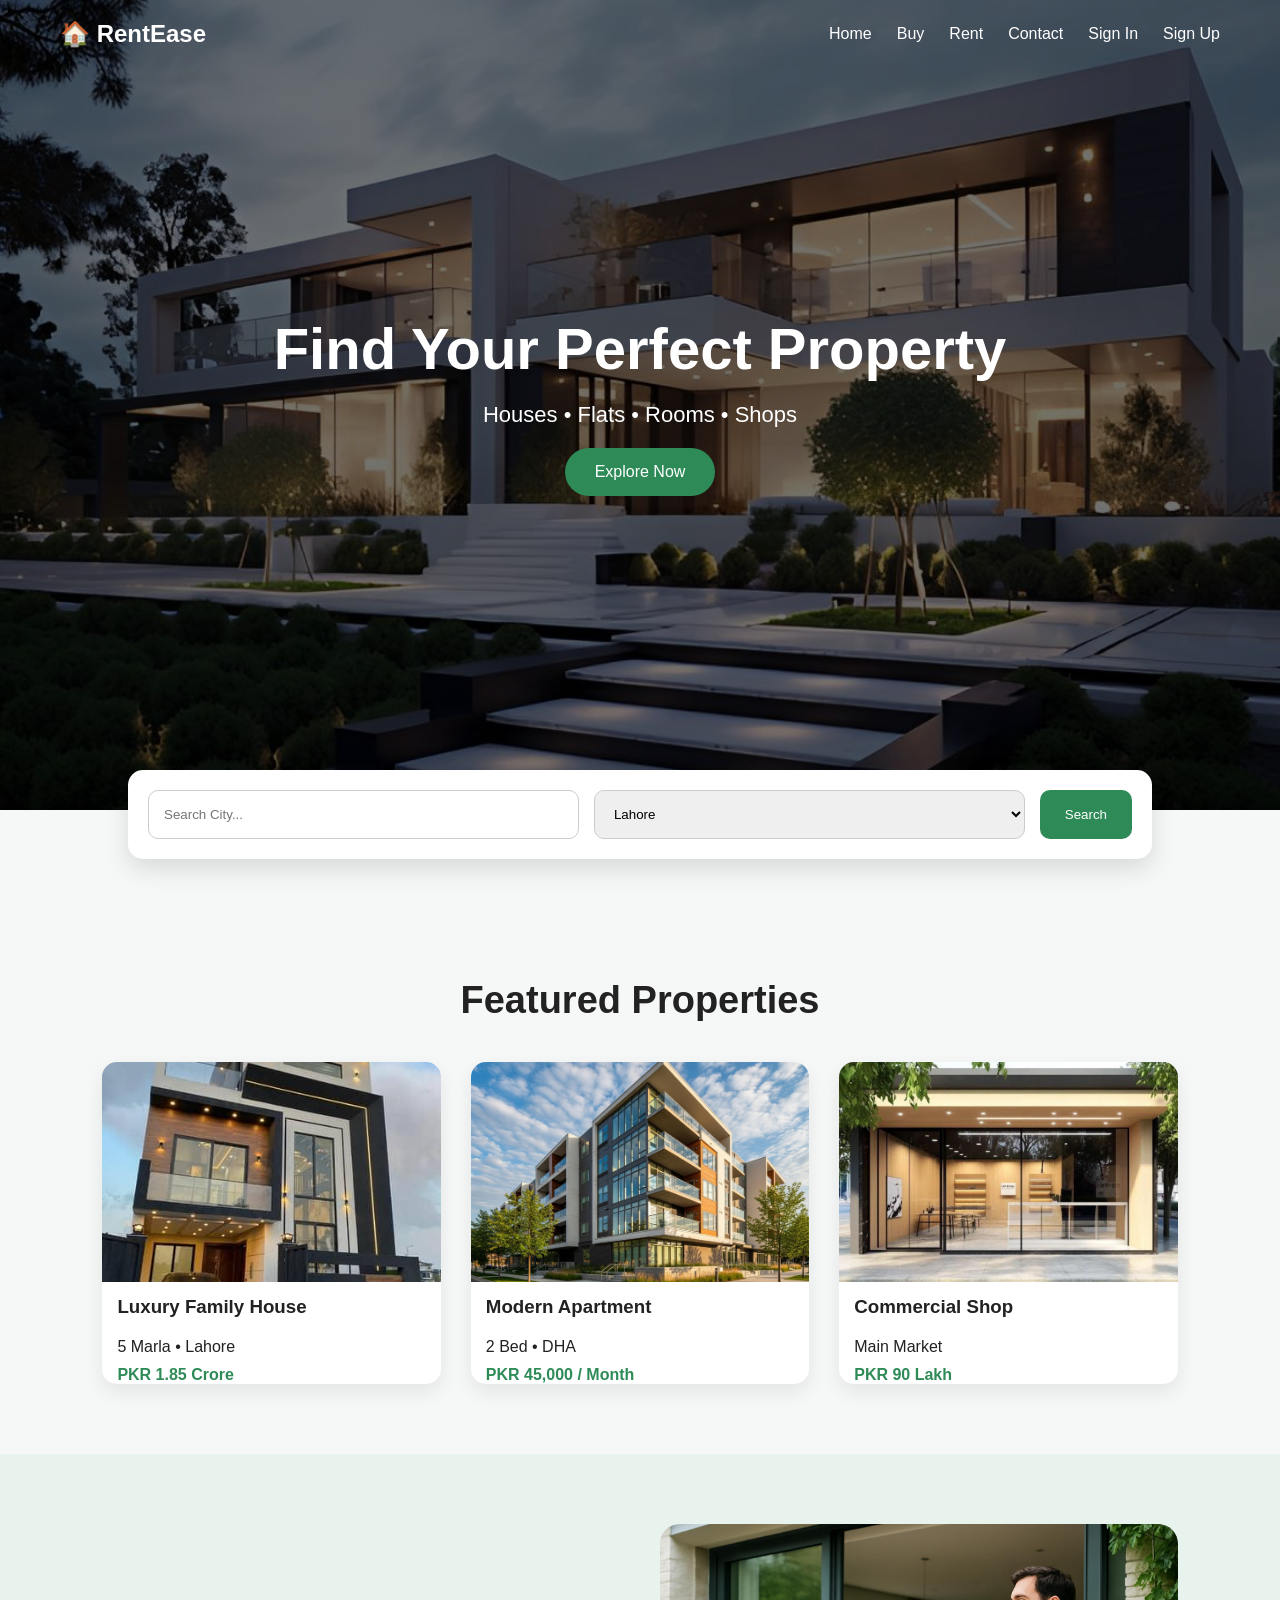
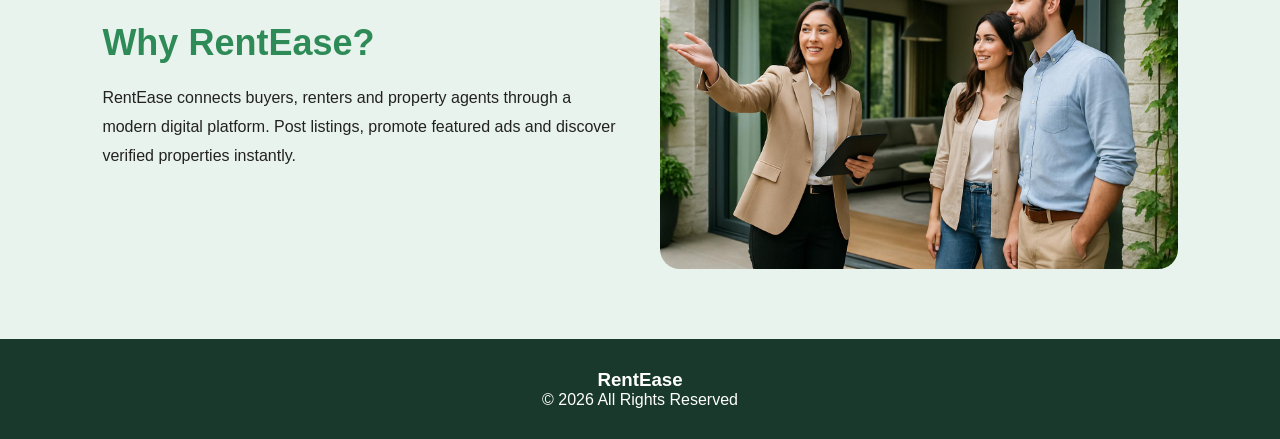
<file: index.html>
<!DOCTYPE html>
<html lang="en">
<head>
<meta charset="UTF-8">
<meta name="viewport" content="width=device-width, initial-scale=1.0">
<title>RentEase</title>
<link rel="stylesheet" href="style.css">
</head>

<body>

<nav class="navbar">
<h2>🏠 RentEase</h2>

<ul>
    <li><a href="index.html">Home</a></li>
    <li><a href="buy.html">Buy</a></li>
    <li><a href="rent.html">Rent</a></li>
    <li><a href="contact.html">Contact</a></li>
    <li><a href="signin.html">Sign In</a></li>
    <li><a href="signup.html">Sign Up</a></li>
</ul>

</nav>


<section class="hero">

<div class="overlay">
<h1>Find Your Perfect Property</h1>
<p>Houses • Flats • Rooms • Shops</p>
<a href="#" class="btn">Explore Now</a>
</div>

</section>

<section class="search">

<input type="text" placeholder="Search City...">

<select>
<option>Lahore</option>
<option>Multan</option>
<option>Islamabad</option>
</select>

<button>Search</button>

</section>

<section class="properties">

<h2>Featured Properties</h2>

<div class="cards">

<div class="card">
<img src="house1.jpg">
<h3>Luxury Family House</h3>
<p>5 Marla • Lahore</p>
<span>PKR 1.85 Crore</span>
</div>

<div class="card">
<img src="house2.jpg">
<h3>Modern Apartment</h3>
<p>2 Bed • DHA</p>
<span>PKR 45,000 / Month</span>
</div>

<div class="card">
<img src="shop.jpg">
<h3>Commercial Shop</h3>
<p>Main Market</p>
<span>PKR 90 Lakh</span>
</div>

</div>

</section>

<section class="about">

<div>
<h2>Why RentEase?</h2>
<p>
RentEase connects buyers, renters and property agents through a modern digital platform.
Post listings, promote featured ads and discover verified properties instantly.
</p>
</div>

<img src="agent.jpg">

</section>

<footer>

<h3>RentEase</h3>
<p>© 2026 All Rights Reserved</p>

</footer>

</body>
</html>
</file>
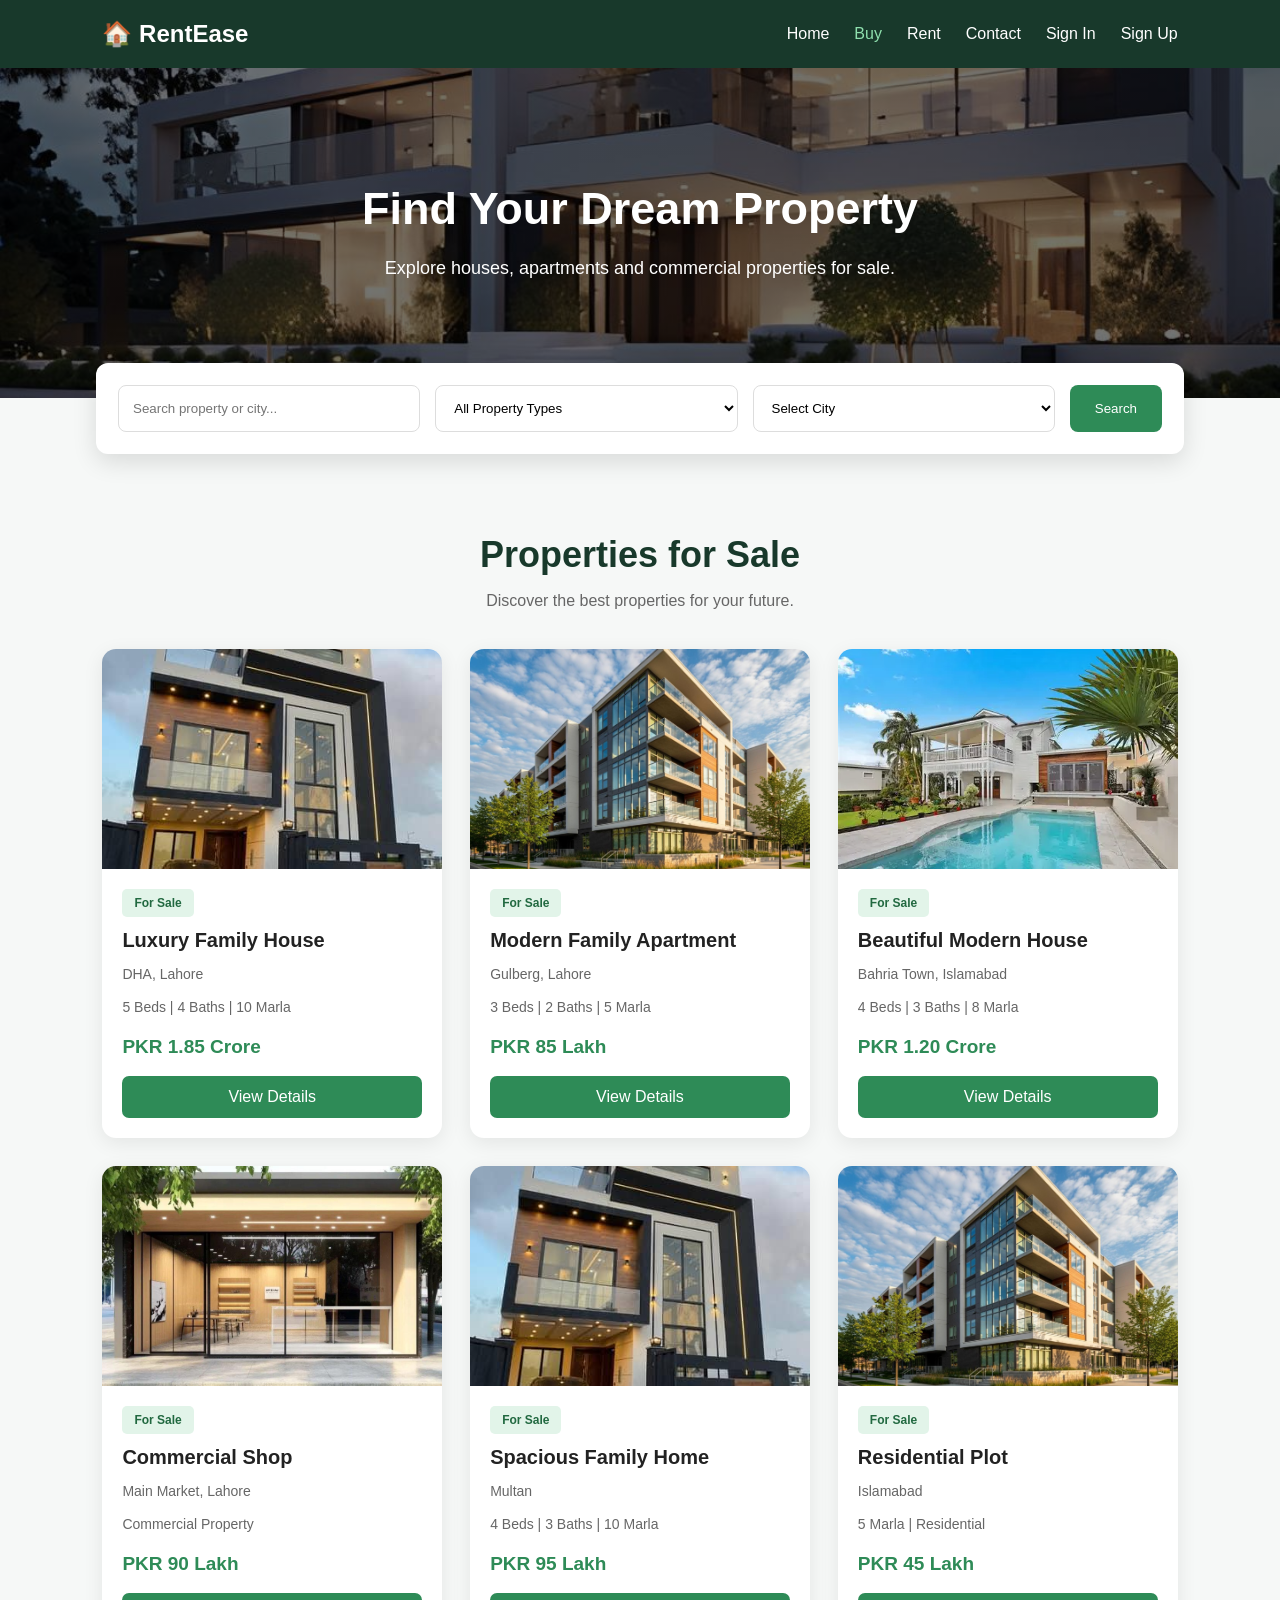
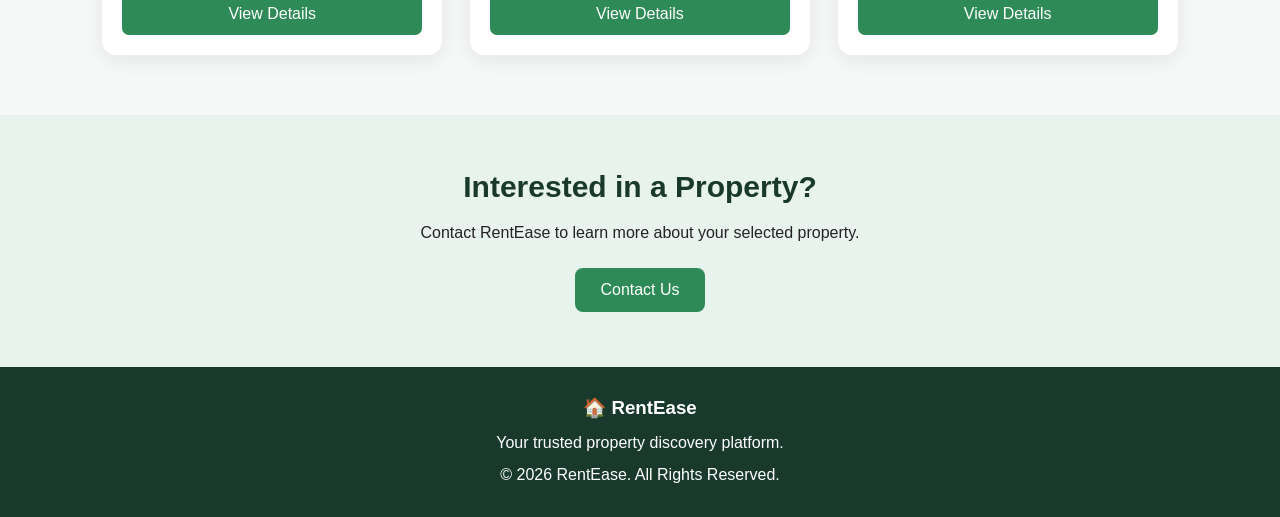
<file: buy.html>
<!DOCTYPE html>
<html lang="en">
<head>
<meta charset="UTF-8">
<meta name="viewport" content="width=device-width, initial-scale=1.0">

<title>Buy Properties | RentEase</title>

<link rel="stylesheet" href="buy.css">
</head>

<body>

<!-- Navigation Bar -->
<nav class="navbar">
    <h2>🏠 RentEase</h2>

   <ul>
    <li><a href="index.html">Home</a></li>
    <li><a href="buy.html" class="active">Buy</a></li>
    <li><a href="rent.html">Rent</a></li>
    <li><a href="contact.html">Contact</a></li>
    <li><a href="signin.html">Sign In</a></li>
    <li><a href="signup.html">Sign Up</a></li>
</ul>
</nav>

<!-- Page Header -->
<section class="page-header">
    <div class="header-overlay">
        <h1>Find Your Dream Property</h1>
        <p>Explore houses, apartments and commercial properties for sale.</p>
    </div>
</section>

<!-- Search Section -->
<section class="search-box">
    <input type="text" placeholder="Search property or city...">

    <select>
        <option value="">All Property Types</option>
        <option>House</option>
        <option>Apartment</option>
        <option>Commercial Shop</option>
        <option>Plot</option>
    </select>

    <select>
        <option value="">Select City</option>
        <option>Lahore</option>
        <option>Multan</option>
        <option>Islamabad</option>
    </select>

    <button type="button">Search</button>
</section>

<!-- Properties Section -->
<section class="properties">

    <div class="section-heading">
        <h2>Properties for Sale</h2>
        <p>Discover the best properties for your future.</p>
    </div>

    <div class="cards">

        <div class="card">
            <img src="house1.jpg" alt="Luxury family house">
            <div class="card-content">
                <span class="tag">For Sale</span>
                <h3>Luxury Family House</h3>
                <p> DHA, Lahore</p>
                <p> 5 Beds | 4 Baths | 10 Marla</p>
                <div class="price">PKR 1.85 Crore</div>
                <a href="#contact" class="details-btn">View Details</a>
            </div>
        </div>

        <div class="card">
            <img src="house2.jpg" alt="Modern apartment">
            <div class="card-content">
                <span class="tag">For Sale</span>
                <h3>Modern Family Apartment</h3>
                <p> Gulberg, Lahore</p>
                <p> 3 Beds |  2 Baths | 5 Marla</p>
                <div class="price">PKR 85 Lakh</div>
                <a href="#contact" class="details-btn">View Details</a>
            </div>
        </div>

        <div class="card">
            <img src="house3.jpg" alt="Beautiful modern house">
            <div class="card-content">
                <span class="tag">For Sale</span>
                <h3>Beautiful Modern House</h3>
                <p> Bahria Town, Islamabad</p>
                <p> 4 Beds |  3 Baths | 8 Marla</p>
                <div class="price">PKR 1.20 Crore</div>
                <a href="#contact" class="details-btn">View Details</a>
            </div>
        </div>

        <div class="card">
            <img src="shop.jpg" alt="Commercial shop">
            <div class="card-content">
                <span class="tag">For Sale</span>
                <h3>Commercial Shop</h3>
                <p> Main Market, Lahore</p>
                <p> Commercial Property</p>
                <div class="price">PKR 90 Lakh</div>
                <a href="#contact" class="details-btn">View Details</a>
            </div>
        </div>

        <div class="card">
            <img src="house1.jpg" alt="Family house in Multan">
            <div class="card-content">
                <span class="tag">For Sale</span>
                <h3>Spacious Family Home</h3>
                <p> Multan</p>
                <p> 4 Beds |  3 Baths | 10 Marla</p>
                <div class="price">PKR 95 Lakh</div>
                <a href="#contact" class="details-btn">View Details</a>
            </div>
        </div>

        <div class="card">
            <img src="house2.jpg" alt="Residential plot">
            <div class="card-content">
                <span class="tag">For Sale</span>
                <h3>Residential Plot</h3>
                <p> Islamabad</p>
                <p> 5 Marla | Residential</p>
                <div class="price">PKR 45 Lakh</div>
                <a href="#contact" class="details-btn">View Details</a>
            </div>
        </div>

    </div>
</section>

<!-- Contact Section -->
<section class="contact" id="contact">
    <h2>Interested in a Property?</h2>
    <p>Contact RentEase to learn more about your selected property.</p>
    <a href="mailto:info@rentease.example" class="contact-btn">
        Contact Us
    </a>
</section>

<!-- Footer -->
<footer>
    <h3>🏠 RentEase</h3>
    <p>Your trusted property discovery platform.</p>
    <p>© 2026 RentEase. All Rights Reserved.</p>
</footer>

</body>
</html>
</file>
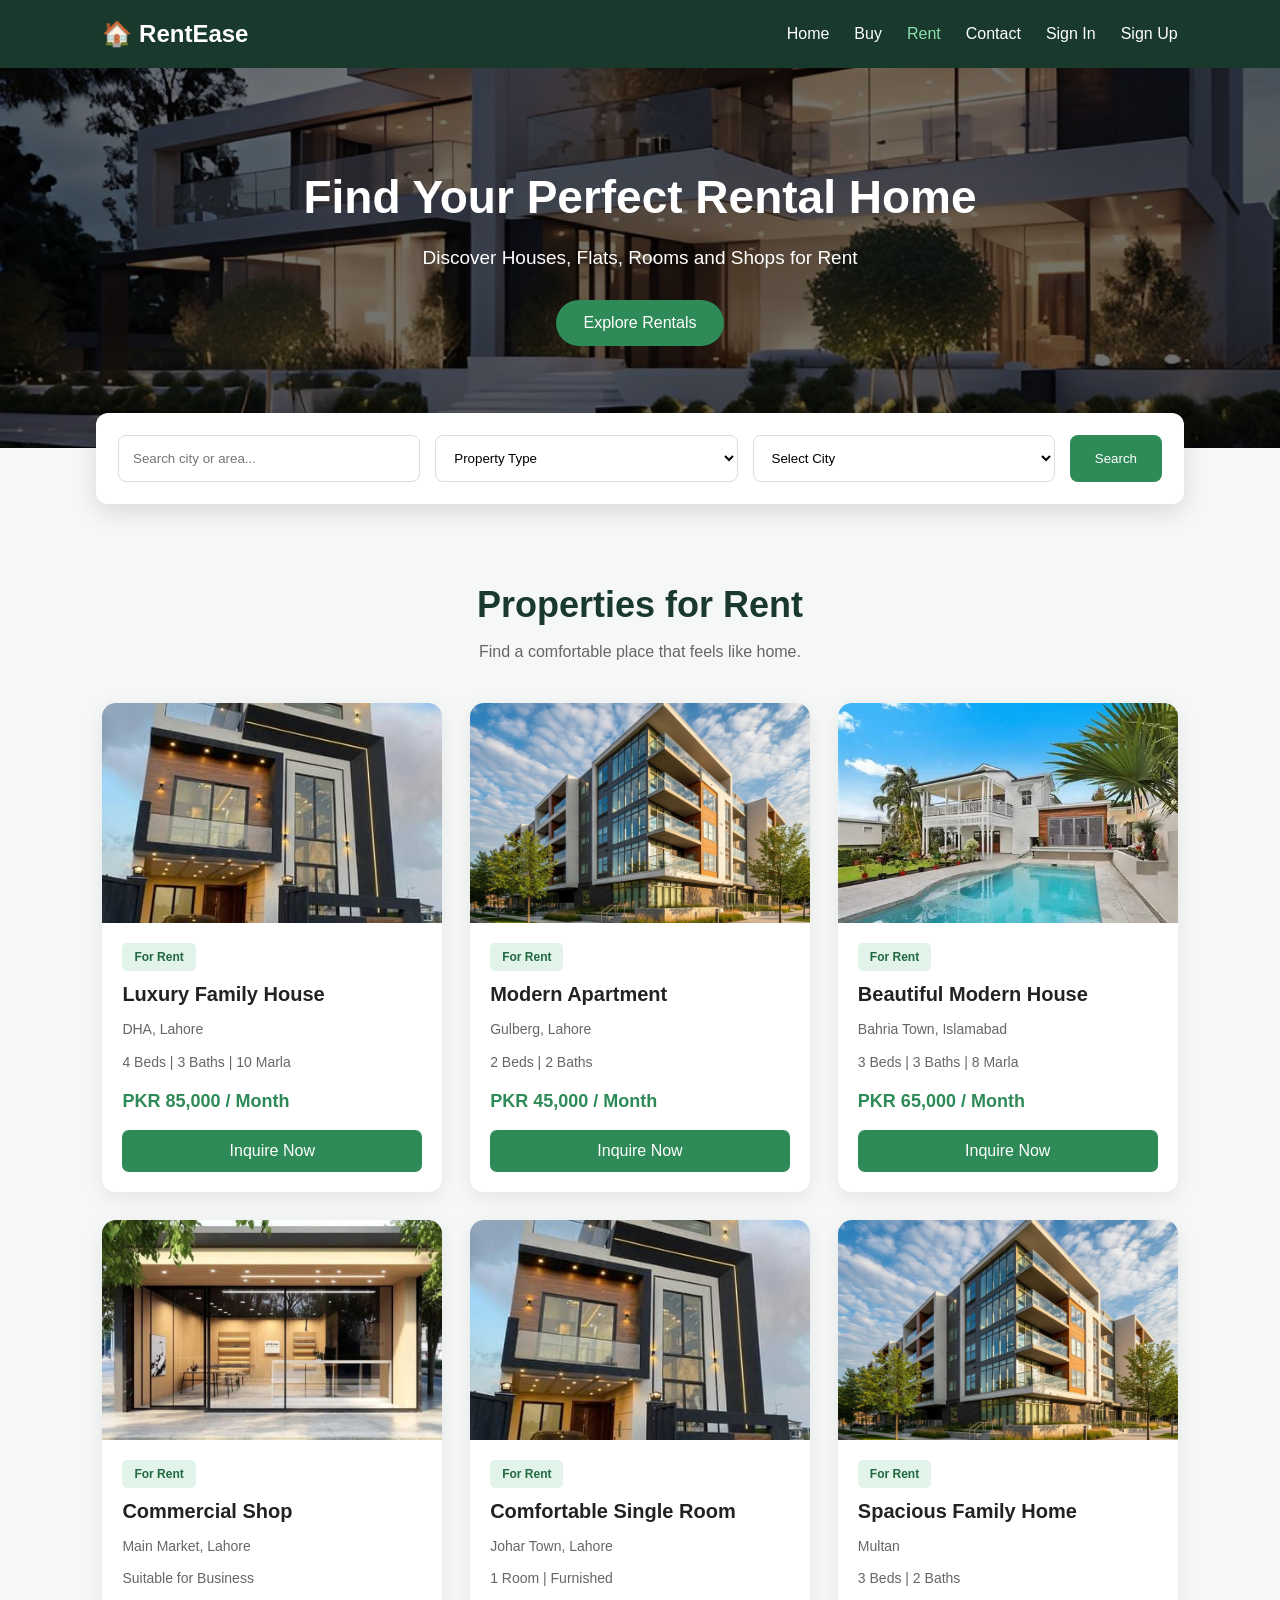
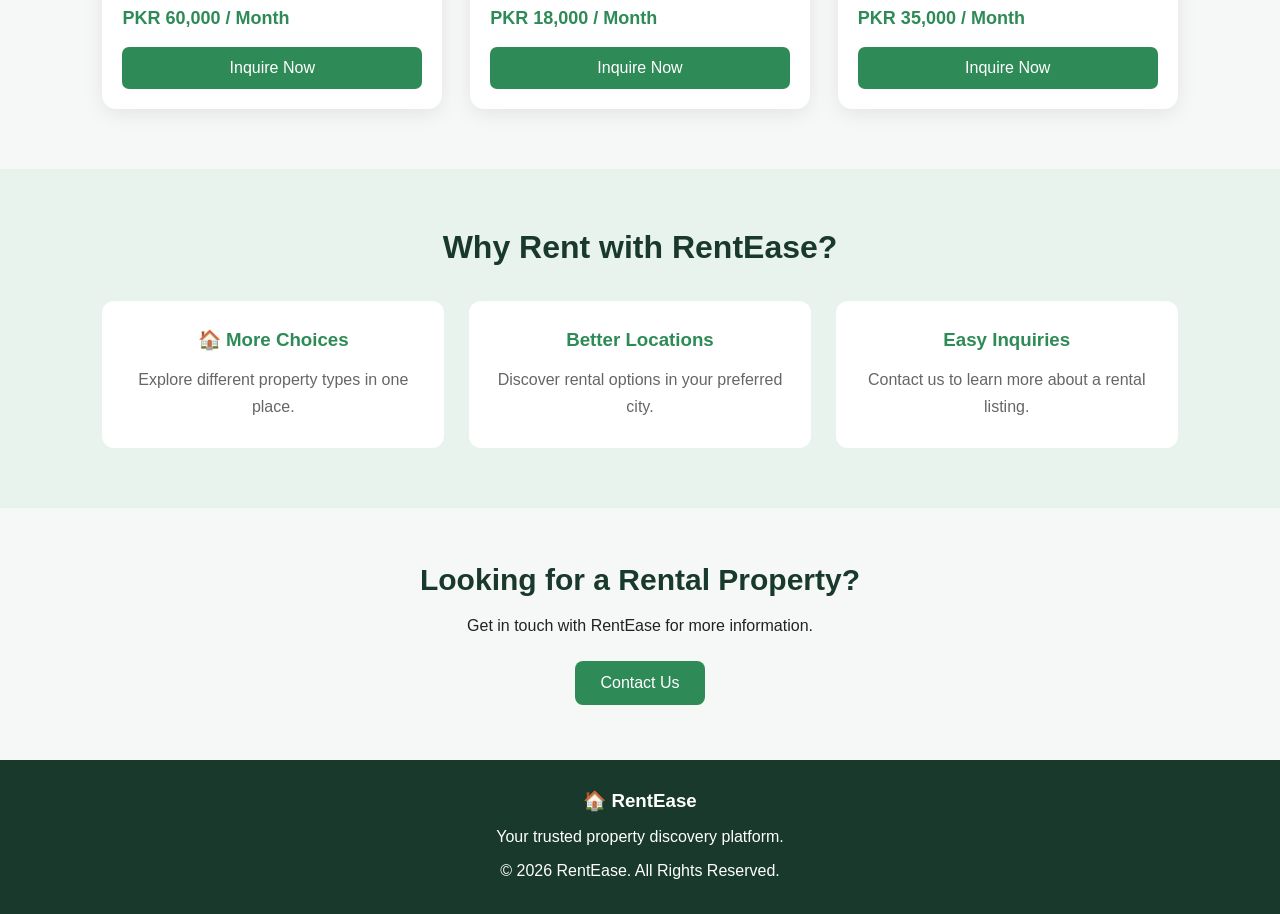
<file: rent.html>
<!DOCTYPE html>
<html lang="en">
<head>
    <meta charset="UTF-8">
    <meta name="viewport" content="width=device-width, initial-scale=1.0">

    <title>Rent Properties | RentEase</title>
    <link rel="stylesheet" href="rent.css">
</head>

<body>

<!-- Navigation Bar -->
<nav class="navbar">
    <h2>🏠 RentEase</h2>

    <ul>
    <li><a href="index.html">Home</a></li>
    <li><a href="buy.html">Buy</a></li>
    <li><a href="rent.html" class="active">Rent</a></li>
    <li><a href="contact.html">Contact</a></li>
    <li><a href="signin.html">Sign In</a></li>
    <li><a href="signup.html">Sign Up</a></li>
</ul>
</nav>

<!-- Hero Section -->
<section class="hero">
    <div class="overlay">
        <h1>Find Your Perfect Rental Home</h1>
        <p>Discover Houses, Flats, Rooms and Shops for Rent</p>
        <a href="#listings" class="btn">Explore Rentals</a>
    </div>
</section>

<!-- Search Section -->
<section class="search-box">
    <input type="text" placeholder="Search city or area...">

    <select>
        <option value="">Property Type</option>
        <option>House</option>
        <option>Apartment</option>
        <option>Room</option>
        <option>Commercial Shop</option>
    </select>

    <select>
        <option value="">Select City</option>
        <option>Lahore</option>
        <option>Multan</option>
        <option>Islamabad</option>
    </select>

    <button type="button">Search</button>
</section>

<!-- Rental Properties -->
<section class="properties" id="listings">

    <div class="section-heading">
        <h2>Properties for Rent</h2>
        <p>Find a comfortable place that feels like home.</p>
    </div>

    <div class="cards">

        <!-- Property 1 -->
        <div class="card">
            <img src="house1.jpg" alt="Family house for rent">

            <div class="card-content">
                <span class="tag">For Rent</span>
                <h3>Luxury Family House</h3>
                <p> DHA, Lahore</p>
                <p> 4 Beds |  3 Baths | 10 Marla</p>
                <div class="price">PKR 85,000 / Month</div>
                <a href="#contact" class="details-btn">Inquire Now</a>
            </div>
        </div>

        <!-- Property 2 -->
        <div class="card">
            <img src="house2.jpg" alt="Modern apartment for rent">

            <div class="card-content">
                <span class="tag">For Rent</span>
                <h3>Modern Apartment</h3>
                <p> Gulberg, Lahore</p>
                <p> 2 Beds |  2 Baths</p>
                <div class="price">PKR 45,000 / Month</div>
                <a href="#contact" class="details-btn">Inquire Now</a>
            </div>
        </div>

        <!-- Property 3 -->
        <div class="card">
            <img src="house3.jpg" alt="Beautiful modern house for rent">

            <div class="card-content">
                <span class="tag">For Rent</span>
                <h3>Beautiful Modern House</h3>
                <p> Bahria Town, Islamabad</p>
                <p> 3 Beds | 3 Baths | 8 Marla</p>
                <div class="price">PKR 65,000 / Month</div>
                <a href="#contact" class="details-btn">Inquire Now</a>
            </div>
        </div>

        <!-- Property 4 -->
        <div class="card">
            <img src="shop.jpg" alt="Commercial shop for rent">

            <div class="card-content">
                <span class="tag">For Rent</span>
                <h3>Commercial Shop</h3>
                <p> Main Market, Lahore</p>
                <p> Suitable for Business</p>
                <div class="price">PKR 60,000 / Month</div>
                <a href="#contact" class="details-btn">Inquire Now</a>
            </div>
        </div>

        <!-- Property 5 -->
        <div class="card">
            <img src="house1.jpg" alt="Comfortable room for rent">

            <div class="card-content">
                <span class="tag">For Rent</span>
                <h3>Comfortable Single Room</h3>
                <p> Johar Town, Lahore</p>
                <p> 1 Room | Furnished</p>
                <div class="price">PKR 18,000 / Month</div>
                <a href="#contact" class="details-btn">Inquire Now</a>
            </div>
        </div>

        <!-- Property 6 -->
        <div class="card">
            <img src="house2.jpg" alt="Family home for rent in Multan">

            <div class="card-content">
                <span class="tag">For Rent</span>
                <h3>Spacious Family Home</h3>
                <p> Multan</p>
                <p> 3 Beds |  2 Baths</p>
                <div class="price">PKR 35,000 / Month</div>
                <a href="#contact" class="details-btn">Inquire Now</a>
            </div>
        </div>

    </div>
</section>

<!-- Benefits Section -->
<section class="benefits">
    <h2>Why Rent with RentEase?</h2>

    <div class="benefit-container">
        <div class="benefit">
            <h3>🏠 More Choices</h3>
            <p>Explore different property types in one place.</p>
        </div>

        <div class="benefit">
            <h3> Better Locations</h3>
            <p>Discover rental options in your preferred city.</p>
        </div>

        <div class="benefit">
            <h3> Easy Inquiries</h3>
            <p>Contact us to learn more about a rental listing.</p>
        </div>
    </div>
</section>

<!-- Contact Section -->
<section class="contact" id="contact">
    <h2>Looking for a Rental Property?</h2>
    <p>Get in touch with RentEase for more information.</p>
    <a href="mailto:info@rentease.example" class="contact-btn">
        Contact Us
    </a>
</section>

<!-- Footer -->
<footer>
    <h3>🏠 RentEase</h3>
    <p>Your trusted property discovery platform.</p>
    <p>© 2026 RentEase. All Rights Reserved.</p>
</footer>

</body>
</html>
</file>
<file: style.css>
*{
margin:0;
padding:0;
box-sizing:border-box;
font-family:Arial,sans-serif;
}

body{
background:#F6F8F7;
color:#222;
}

.navbar{
position:absolute;
width:100%;
display:flex;
justify-content:space-between;
align-items:center;
padding:20px 60px;
z-index:10;
}

.navbar h2{
color:#fff;
}

.navbar ul{
display:flex;
list-style:none;
}

.navbar li{
margin-left:25px;
}

.navbar a{
color:white;
text-decoration:none;
}

.hero{
background:url(hero.jpg) center/cover;
height:90vh;
}

.overlay{
background:rgba(0,0,0,.55);
height:100%;
display:flex;
flex-direction:column;
justify-content:center;
align-items:center;
text-align:center;
color:white;
}

.overlay h1{
font-size:58px;
}

.overlay p{
font-size:22px;
margin:20px 0;
}

.btn{
background:#2E8B57;
color:white;
padding:15px 30px;
text-decoration:none;
border-radius:30px;
}

.search{
background:white;
width:80%;
margin:-40px auto 50px;
padding:20px;
display:flex;
gap:15px;
border-radius:15px;
box-shadow:0 10px 25px rgba(0,0,0,.12);
}

.search input,
.search select{
flex:1;
padding:15px;
border:1px solid #ccc;
border-radius:10px;
}

.search button{
padding:15px 25px;
background:#2E8B57;
color:white;
border:none;
border-radius:10px;
cursor:pointer;
}

.properties{
padding:70px 8%;
}

.properties h2{
text-align:center;
font-size:38px;
margin-bottom:40px;
}

.cards{
display:grid;
grid-template-columns:repeat(auto-fit,minmax(250px,1fr));
gap:30px;
}

.card{
background:white;
border-radius:15px;
overflow:hidden;
box-shadow:0 8px 20px rgba(0,0,0,.08);
transition:.3s;
}

.card:hover{
transform:translateY(-8px);
}

.card img{
width:100%;
height:220px;
object-fit:cover;
}

.card h3,
.card p,
.card span{
padding:10px 15px;
}

.card span{
color:#2E8B57;
font-weight:bold;
}

.about{
display:grid;
grid-template-columns:1fr 1fr;
gap:40px;
align-items:center;
padding:70px 8%;
background:#E9F3EE;
}

.about img{
width:100%;
border-radius:20px;
}

.about h2{
font-size:36px;
margin-bottom:20px;
color:#2E8B57;
}

.about p{
line-height:1.8;
}

footer{
background:#18392B;
color:white;
text-align:center;
padding:30px;
}

@media(max-width:768px){

.navbar{
flex-direction:column;
padding:20px;
}

.search{
flex-direction:column;
width:90%;
}

.about{
grid-template-columns:1fr;
text-align:center;
}

.overlay h1{
font-size:36px;
}

}
</file>
<file: buy.css>
* {
    margin: 0;
    padding: 0;
    box-sizing: border-box;
    font-family: Arial, sans-serif;
}

body {
    background: #F6F8F7;
    color: #222;
}

/* Navigation Bar */
.navbar {
    background: #18392B;
    display: flex;
    justify-content: space-between;
    align-items: center;
    padding: 20px 8%;
}

.navbar h2 {
    color: white;
}

.navbar ul {
    display: flex;
    list-style: none;
    gap: 25px;
}

.navbar a {
    color: white;
    text-decoration: none;
    font-size: 16px;
}

.navbar a:hover,
.navbar a.active {
    color: #8FE0AE;
}

/* Page Header */
.page-header {
    background:
        linear-gradient(rgba(0, 0, 0, 0.55),
        rgba(0, 0, 0, 0.55)),
        url("hero.jpg") center/cover no-repeat;
    min-height: 330px;
    display: flex;
    align-items: center;
    justify-content: center;
    text-align: center;
    color: white;
    padding: 40px 20px;
}

.header-overlay h1 {
    font-size: 45px;
    margin-bottom: 18px;
}

.header-overlay p {
    font-size: 18px;
    line-height: 1.7;
}

/* Search Box */
.search-box {
    width: 85%;
    margin: -35px auto 20px;
    background: white;
    padding: 22px;
    display: flex;
    gap: 15px;
    border-radius: 12px;
    box-shadow: 0 8px 25px rgba(0, 0, 0, 0.12);
    position: relative;
}

.search-box input,
.search-box select {
    flex: 1;
    min-width: 0;
    padding: 14px;
    border: 1px solid #ddd;
    border-radius: 8px;
    background: white;
}

.search-box button {
    padding: 14px 25px;
    border: none;
    border-radius: 8px;
    background: #2E8B57;
    color: white;
    cursor: pointer;
}

.search-box button:hover {
    background: #216940;
}

/* Property Listings */
.properties {
    padding: 60px 8%;
}

.section-heading {
    text-align: center;
    margin-bottom: 35px;
}

.section-heading h2 {
    color: #18392B;
    font-size: 36px;
    margin-bottom: 12px;
}

.section-heading p {
    color: #666;
    line-height: 1.6;
}

/* Property Cards */
.cards {
    display: grid;
    grid-template-columns: repeat(3, minmax(0, 1fr));
    gap: 28px;
}

.card {
    background: white;
    border-radius: 14px;
    overflow: hidden;
    box-shadow: 0 5px 20px rgba(0, 0, 0, 0.08);
    transition: transform 0.3s ease;
}

.card:hover {
    transform: translateY(-6px);
}

.card img {
    width: 100%;
    height: 220px;
    object-fit: cover;
    display: block;
}

.card-content {
    padding: 20px;
}

.tag {
    display: inline-block;
    background: #E2F4E9;
    color: #216940;
    padding: 7px 12px;
    border-radius: 5px;
    font-size: 12px;
    font-weight: bold;
    margin-bottom: 12px;
}

.card h3 {
    font-size: 20px;
    margin-bottom: 12px;
}

.card p {
    color: #666;
    font-size: 14px;
    margin-bottom: 12px;
    line-height: 1.5;
}

.price {
    color: #2E8B57;
    font-size: 19px;
    font-weight: bold;
    margin: 18px 0;
}

.details-btn {
    display: block;
    background: #2E8B57;
    color: white;
    text-decoration: none;
    text-align: center;
    padding: 12px;
    border-radius: 7px;
}

.details-btn:hover {
    background: #18392B;
}

/* Contact Section */
.contact {
    background: #E9F3EE;
    padding: 55px 20px;
    text-align: center;
}

.contact h2 {
    color: #18392B;
    font-size: 30px;
    margin-bottom: 15px;
}

.contact p {
    line-height: 1.7;
    margin-bottom: 22px;
}

.contact-btn {
    display: inline-block;
    background: #2E8B57;
    color: white;
    padding: 13px 25px;
    text-decoration: none;
    border-radius: 8px;
}

/* Footer */
footer {
    background: #18392B;
    color: white;
    text-align: center;
    padding: 30px 15px;
}

footer h3 {
    margin-bottom: 12px;
}

footer p {
    margin-top: 8px;
    line-height: 1.5;
}

/* Responsive Design */
@media (max-width: 900px) {
    .cards {
        grid-template-columns: repeat(2, minmax(0, 1fr));
    }

    .search-box {
        flex-wrap: wrap;
    }

    .search-box input,
    .search-box select {
        flex: 1 1 40%;
    }
}

@media (max-width: 600px) {
    .navbar {
        flex-direction: column;
        gap: 18px;
        padding: 20px;
    }

    .navbar ul {
        gap: 15px;
        flex-wrap: wrap;
        justify-content: center;
    }

    .navbar a {
        font-size: 14px;
    }

    .header-overlay h1 {
        font-size: 32px;
    }

    .header-overlay p {
        font-size: 16px;
    }

    .search-box {
        width: 90%;
        flex-direction: column;
        margin-top: -25px;
    }

    .search-box input,
    .search-box select {
        width: 100%;
        flex: auto;
    }

    .properties {
        padding: 45px 5%;
    }

    .section-heading h2 {
        font-size: 29px;
    }

    .cards {
        grid-template-columns: 1fr;
    }

    .card img {
        height: 230px;
    }
}
</file>
<file: rent.css>
* {
    margin: 0;
    padding: 0;
    box-sizing: border-box;
    font-family: Arial, sans-serif;
}

body {
    background: #F6F8F7;
    color: #222;
}

/* Navbar */
.navbar {
    background: #18392B;
    display: flex;
    justify-content: space-between;
    align-items: center;
    padding: 20px 8%;
}

.navbar h2 {
    color: white;
}

.navbar ul {
    display: flex;
    gap: 25px;
    list-style: none;
}

.navbar a {
    text-decoration: none;
    color: white;
}

.navbar a:hover,
.navbar a.active {
    color: #8FE0AE;
}

/* Hero Section */
.hero {
    background:
        linear-gradient(rgba(0, 0, 0, 0.55),
        rgba(0, 0, 0, 0.55)),
        url("hero.jpg") center/cover no-repeat;
    height: 380px;
}

.overlay {
    height: 100%;
    display: flex;
    flex-direction: column;
    justify-content: center;
    align-items: center;
    text-align: center;
    color: white;
    padding: 20px;
}

.overlay h1 {
    font-size: 46px;
    margin-bottom: 18px;
}

.overlay p {
    font-size: 19px;
    line-height: 1.7;
    margin-bottom: 25px;
}

.btn {
    background: #2E8B57;
    color: white;
    padding: 14px 28px;
    text-decoration: none;
    border-radius: 30px;
}

.btn:hover {
    background: #216940;
}

/* Search Box */
.search-box {
    width: 85%;
    margin: -35px auto 20px;
    padding: 22px;
    display: flex;
    gap: 15px;
    background: white;
    border-radius: 12px;
    box-shadow: 0 8px 25px rgba(0, 0, 0, 0.12);
    position: relative;
}

.search-box input,
.search-box select {
    flex: 1;
    min-width: 0;
    padding: 14px;
    border: 1px solid #ddd;
    border-radius: 8px;
    background: white;
}

.search-box button {
    background: #2E8B57;
    color: white;
    padding: 14px 25px;
    border: none;
    border-radius: 8px;
    cursor: pointer;
}

.search-box button:hover {
    background: #18392B;
}

/* Properties */
.properties {
    padding: 60px 8%;
}

.section-heading {
    text-align: center;
    margin-bottom: 38px;
}

.section-heading h2 {
    color: #18392B;
    font-size: 36px;
    margin-bottom: 12px;
}

.section-heading p {
    color: #666;
    line-height: 1.7;
}

/* Property Cards */
.cards {
    display: grid;
    grid-template-columns: repeat(3, minmax(0, 1fr));
    gap: 28px;
}

.card {
    background: white;
    border-radius: 14px;
    overflow: hidden;
    box-shadow: 0 5px 20px rgba(0, 0, 0, 0.08);
    transition: transform 0.3s ease;
}

.card:hover {
    transform: translateY(-6px);
}

.card img {
    display: block;
    width: 100%;
    height: 220px;
    object-fit: cover;
}

.card-content {
    padding: 20px;
}

.tag {
    display: inline-block;
    background: #E2F4E9;
    color: #216940;
    padding: 7px 12px;
    border-radius: 5px;
    font-size: 12px;
    font-weight: bold;
    margin-bottom: 12px;
}

.card h3 {
    font-size: 20px;
    margin-bottom: 12px;
}

.card p {
    color: #666;
    font-size: 14px;
    line-height: 1.6;
    margin-bottom: 10px;
}

.price {
    color: #2E8B57;
    font-size: 18px;
    font-weight: bold;
    margin: 18px 0;
}

.details-btn {
    display: block;
    background: #2E8B57;
    color: white;
    text-decoration: none;
    text-align: center;
    padding: 12px;
    border-radius: 7px;
}

.details-btn:hover {
    background: #18392B;
}

/* Benefits Section */
.benefits {
    padding: 60px 8%;
    background: #E9F3EE;
    text-align: center;
}

.benefits h2 {
    font-size: 32px;
    color: #18392B;
    margin-bottom: 35px;
}

.benefit-container {
    display: grid;
    grid-template-columns: repeat(3, minmax(0, 1fr));
    gap: 25px;
}

.benefit {
    background: white;
    padding: 28px 20px;
    border-radius: 12px;
}

.benefit h3 {
    color: #2E8B57;
    margin-bottom: 15px;
}

.benefit p {
    color: #666;
    line-height: 1.7;
}

/* Contact */
.contact {
    text-align: center;
    padding: 55px 20px;
}

.contact h2 {
    color: #18392B;
    font-size: 30px;
    margin-bottom: 15px;
}

.contact p {
    line-height: 1.7;
    margin-bottom: 22px;
}

.contact-btn {
    display: inline-block;
    background: #2E8B57;
    color: white;
    text-decoration: none;
    padding: 13px 25px;
    border-radius: 8px;
}

.contact-btn:hover {
    background: #18392B;
}

/* Footer */
footer {
    background: #18392B;
    color: white;
    text-align: center;
    padding: 30px 15px;
}

footer h3 {
    margin-bottom: 12px;
}

footer p {
    margin-top: 8px;
    line-height: 1.6;
}

/* Responsive Design */
@media (max-width: 900px) {
    .cards {
        grid-template-columns: repeat(2, minmax(0, 1fr));
    }

    .search-box {
        flex-wrap: wrap;
    }

    .search-box input,
    .search-box select {
        flex: 1 1 40%;
    }

    .benefit-container {
        grid-template-columns: 1fr;
    }
}

@media (max-width: 600px) {
    .navbar {
        flex-direction: column;
        gap: 18px;
        padding: 20px;
    }

    .navbar ul {
        gap: 15px;
        flex-wrap: wrap;
        justify-content: center;
    }

    .hero {
        height: 340px;
    }

    .overlay h1 {
        font-size: 32px;
    }

    .overlay p {
        font-size: 16px;
    }

    .search-box {
        width: 90%;
        flex-direction: column;
        margin-top: -25px;
    }

    .search-box input,
    .search-box select {
        width: 100%;
        flex: auto;
    }

    .properties {
        padding: 45px 5%;
    }

    .section-heading h2 {
        font-size: 29px;
    }

    .cards {
        grid-template-columns: 1fr;
    }

    .benefits h2 {
        font-size: 27px;
    }
}
</file>
